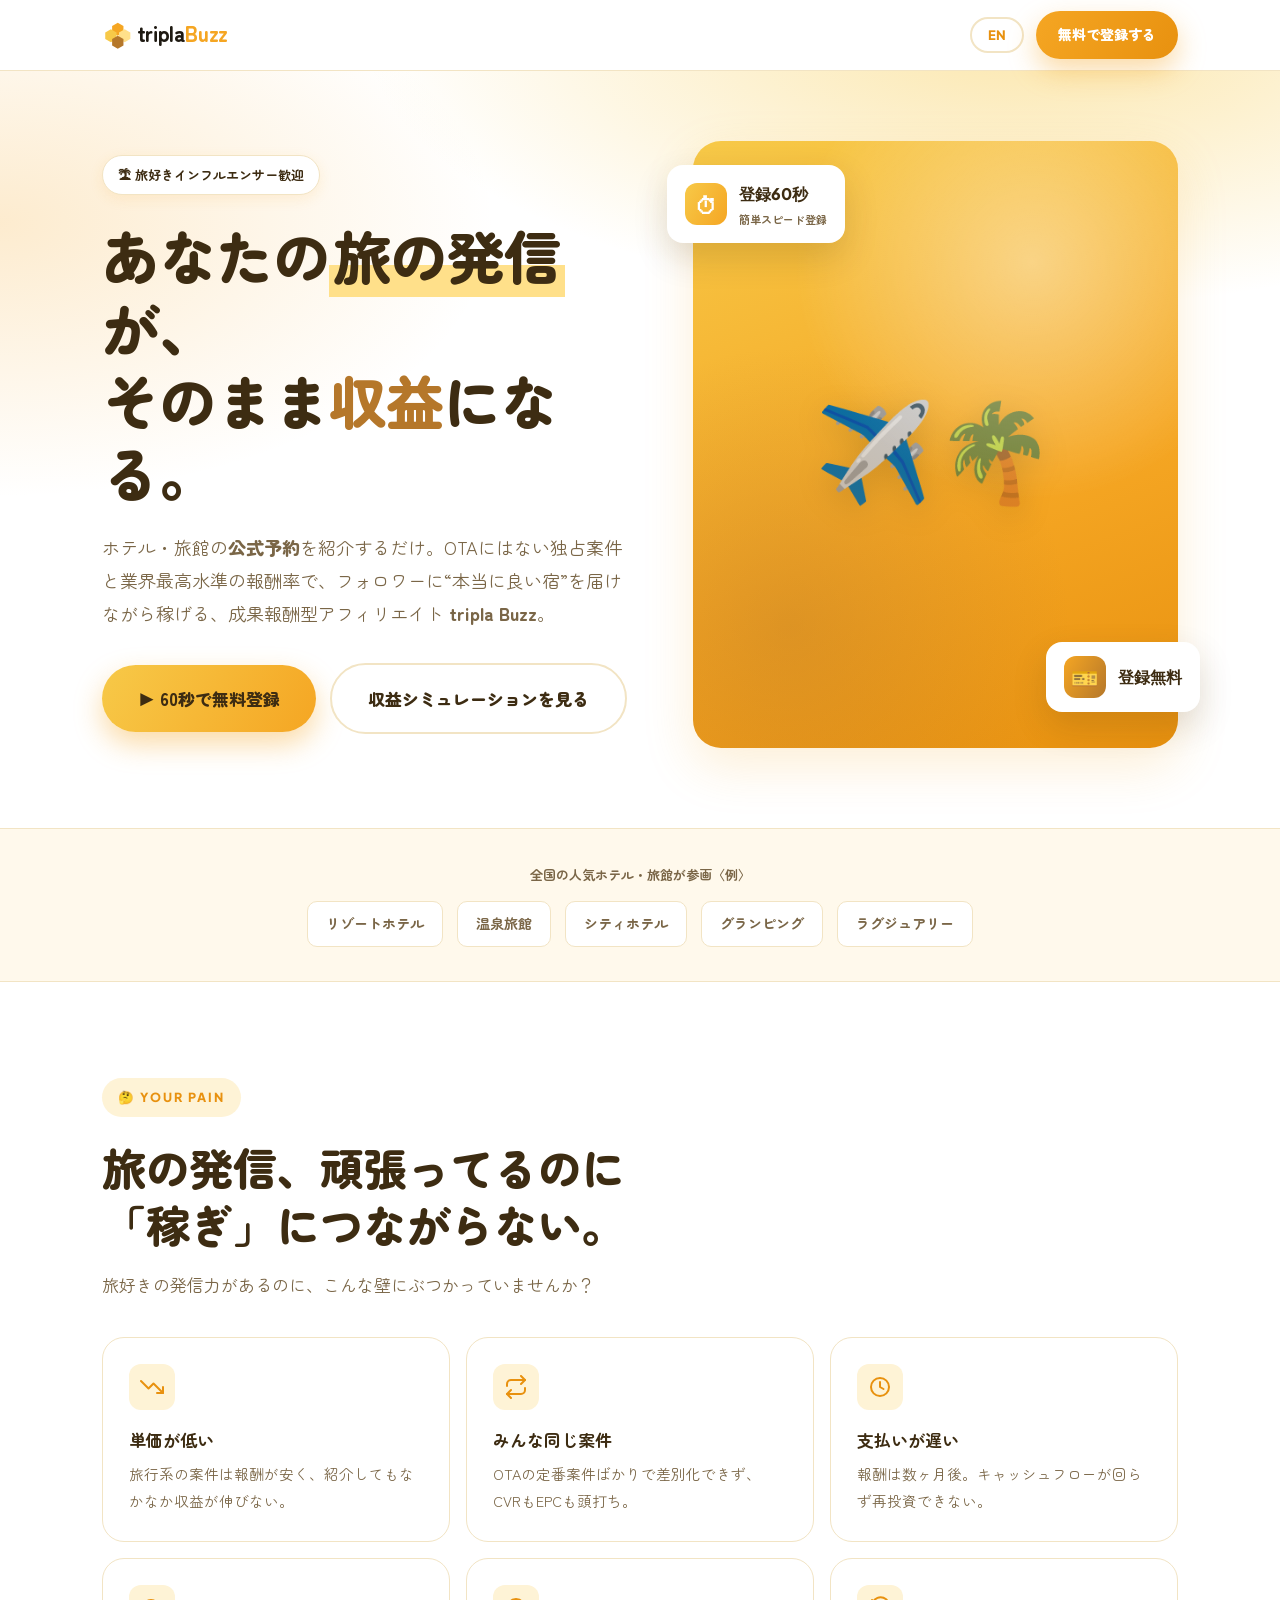
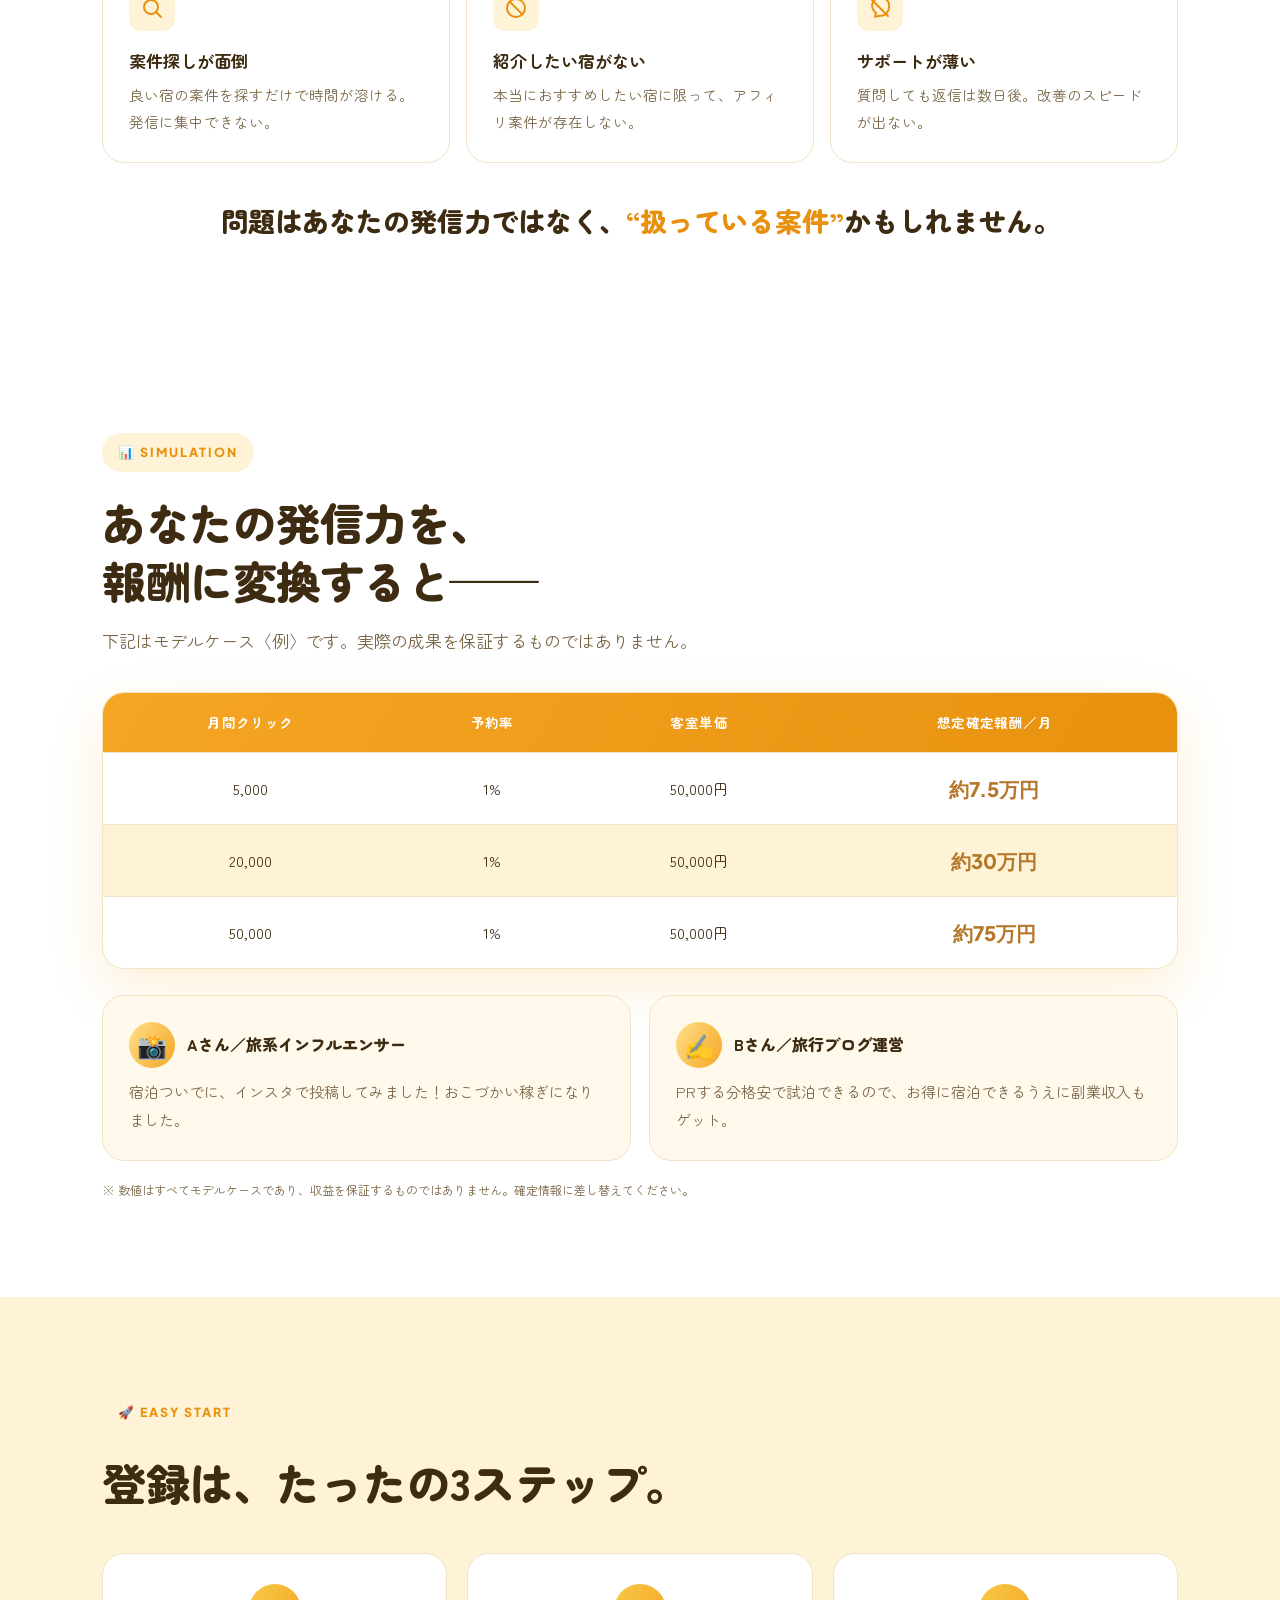
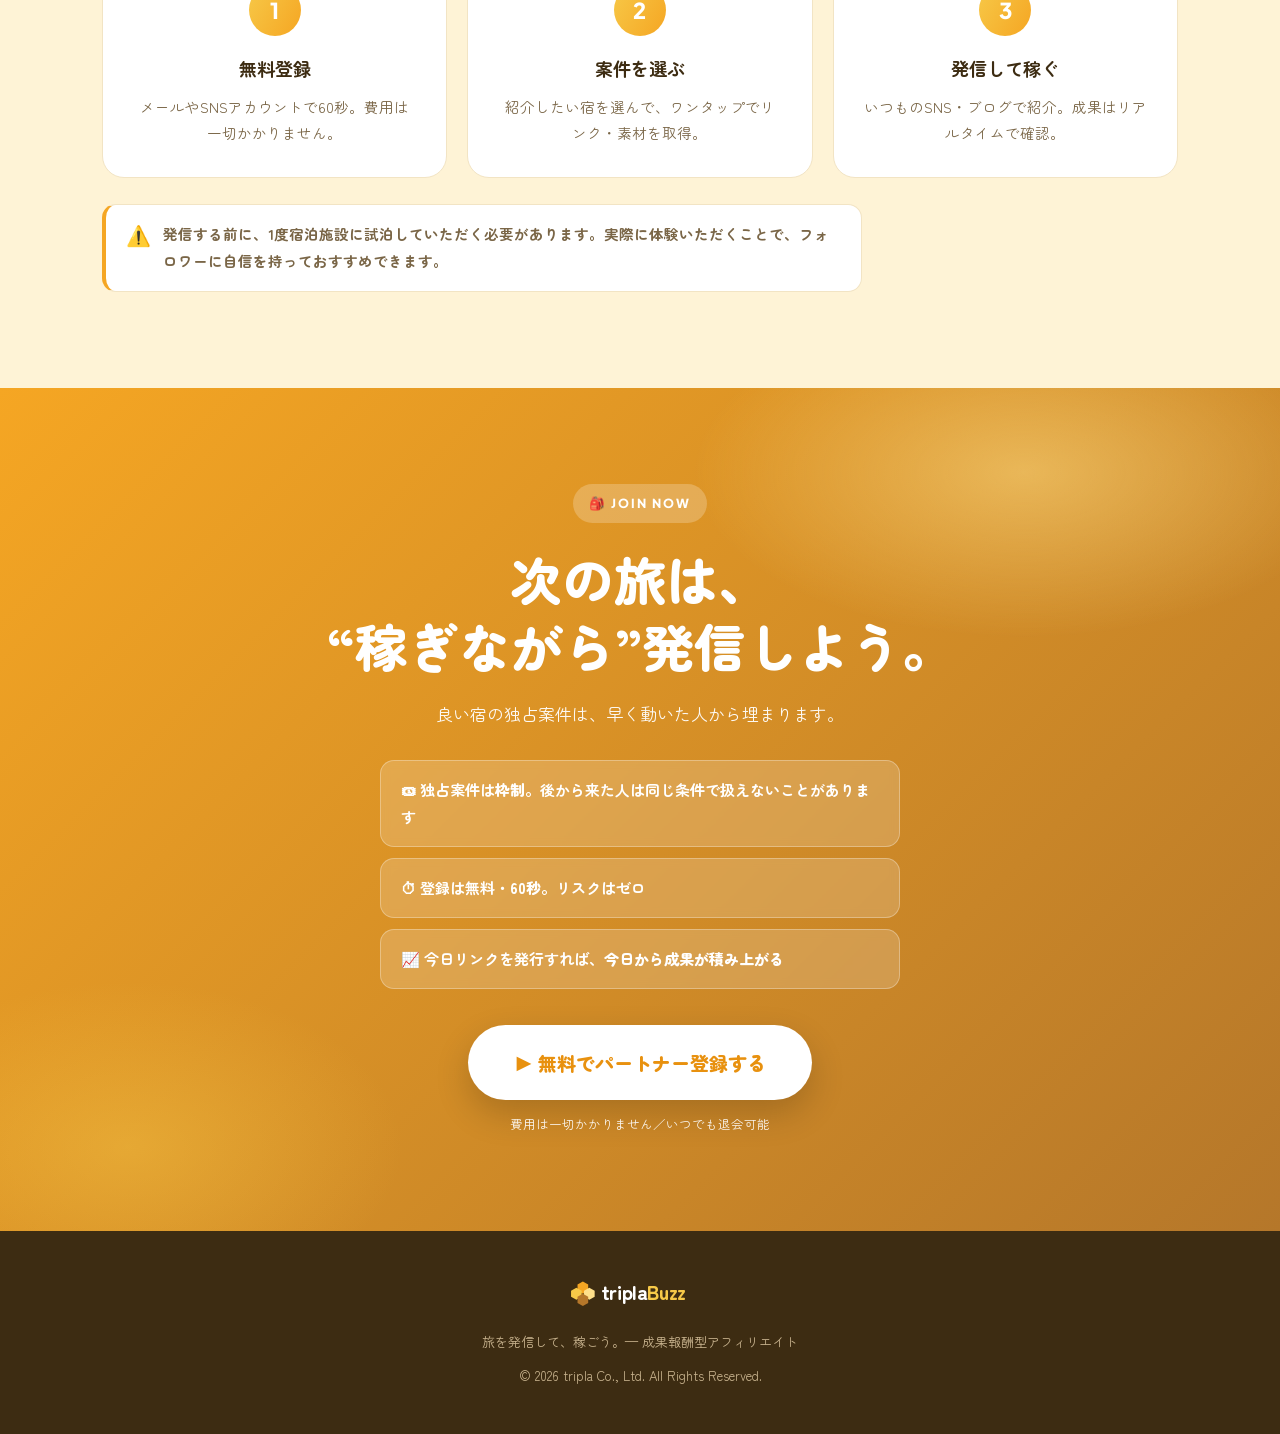
<file: index.html>
<!DOCTYPE html>
<html lang="ja">
<head>
<meta charset="UTF-8">
<meta name="viewport" content="width=device-width, initial-scale=1.0">
<title>tripla Buzz パートナー登録 | 旅を発信して、稼ごう。</title>
<link rel="preconnect" href="https://fonts.googleapis.com">
<link rel="preconnect" href="https://fonts.gstatic.com" crossorigin>
<link href="https://fonts.googleapis.com/css2?family=Plus+Jakarta+Sans:wght@500;700;800&family=Zen+Maru+Gothic:wght@500;700;900&display=swap" rel="stylesheet">
<style>
:root{
  --bg:#ffffff;
  --bg-soft:#fff9ec;
  --bg-cream:#fef3d6;
  --ink:#3d2c12;
  --ink-soft:#7a6647;
  --amber:#f5a623;
  --amber-d:#e8910f;
  --gold:#f7c948;
  --gold-l:#ffe08a;
  --brown:#b5772a;
  --sun-d:#e8910f;
  --line:#f2e4c4;
  --r:22px;
  --maxw:1120px;
  --shadow:0 18px 50px rgba(245,166,35,.18);
}
*{margin:0;padding:0;box-sizing:border-box}
html{scroll-behavior:smooth}
body{
  background:var(--bg);color:var(--ink);
  font-family:"Zen Maru Gothic","Plus Jakarta Sans",sans-serif;
  line-height:1.85;-webkit-font-smoothing:antialiased;overflow-x:hidden;
}
.wrap{max-width:var(--maxw);margin:0 auto;padding:0 22px}
.en{font-family:"Plus Jakarta Sans",sans-serif}
.acc{color:var(--amber-d)}
.acc-sun{color:var(--brown)}
strong{font-weight:900}

/* buttons */
.btn{
  display:inline-flex;align-items:center;gap:9px;
  background:linear-gradient(120deg,var(--gold),var(--amber));
  color:#3d2c12;font-weight:900;font-size:17px;border:none;border-radius:999px;
  padding:18px 36px;text-decoration:none;cursor:pointer;
  transition:transform .2s,box-shadow .2s;
  box-shadow:0 12px 28px rgba(245,166,35,.4);
}
.btn:hover{transform:translateY(-3px);box-shadow:0 18px 38px rgba(245,166,35,.55)}
.btn-amber{background:linear-gradient(120deg,var(--amber),var(--amber-d));color:#fff}
.btn-amber:hover{box-shadow:0 18px 38px rgba(232,145,15,.5)}
.btn-ghost{background:#fff;color:var(--ink);border:2px solid var(--line);box-shadow:none}
.btn-ghost:hover{border-color:var(--amber);box-shadow:none}
.micro{display:block;color:var(--ink-soft);font-size:12.5px;margin-top:12px}

/* header */
header{position:sticky;top:0;z-index:60;background:rgba(255,255,255,.88);backdrop-filter:blur(12px);border-bottom:1px solid var(--line)}
.nav{display:flex;align-items:center;justify-content:space-between;height:70px}
.nav .brand svg{height:34px;width:auto;display:block}
.nav .btn{padding:11px 22px;font-size:14px}
.nav-right{display:flex;align-items:center;gap:12px}
.lang-btn{font-family:'Plus Jakarta Sans',sans-serif;font-weight:800;font-size:13px;color:var(--amber-d);background:#fff;border:2px solid var(--line);border-radius:999px;padding:8px 16px;cursor:pointer;transition:border-color .2s,background .2s}
.lang-btn:hover{border-color:var(--amber);background:var(--bg-cream)}
@media(max-width:600px){.nav .btn{padding:10px 14px;font-size:12.5px}.nav .brand svg{height:26px}.nav-right{gap:8px}.lang-btn{padding:7px 12px;font-size:12px}}

/* sections */
section{padding:96px 0;position:relative}
.eyebrow{display:inline-flex;align-items:center;gap:7px;font-family:"Plus Jakarta Sans";font-weight:800;font-size:12.5px;letter-spacing:.16em;color:var(--amber-d);background:var(--bg-cream);padding:8px 16px;border-radius:999px;margin-bottom:22px}
.h2{font-size:clamp(28px,5vw,44px);font-weight:900;line-height:1.3;margin-bottom:16px;letter-spacing:-.01em}
.lead{color:var(--ink-soft);font-size:17px;max-width:660px}

.rv{opacity:0;transform:translateY(30px);transition:opacity .7s ease,transform .7s ease}
.rv.in{opacity:1;transform:none}

/* HERO */
.hero{padding:70px 0 80px;background:
  radial-gradient(1200px 500px at 80% -5%,rgba(247,201,72,.45),transparent 55%),
  radial-gradient(900px 500px at 0% 20%,rgba(245,166,35,.22),transparent 55%),
  var(--bg);overflow:hidden}
.hero-grid{display:grid;grid-template-columns:1.05fr .95fr;gap:54px;align-items:center}
.hero .badges{display:flex;flex-wrap:wrap;gap:9px;margin-bottom:24px}
.pill{font-size:13px;font-weight:700;color:var(--ink);background:#fff;border:1px solid var(--line);border-radius:999px;padding:7px 15px;box-shadow:0 4px 14px rgba(245,166,35,.12)}
.hero h1{font-size:clamp(34px,6vw,58px);font-weight:900;line-height:1.25;letter-spacing:-.02em;margin-bottom:22px}
.hl{background:linear-gradient(transparent 62%,var(--gold-l) 62%);padding:0 4px}
.hero p.sub{font-size:clamp(15px,2.4vw,18px);color:var(--ink-soft);margin-bottom:32px;max-width:520px}
.hero .cta-row{display:flex;flex-wrap:wrap;gap:14px;align-items:center}
.hero-card{position:relative}
.photo{border-radius:28px;overflow:hidden;box-shadow:var(--shadow);aspect-ratio:4/5;background:
  linear-gradient(160deg,#f7c948,#f5a623 60%,#e8910f);position:relative}
.photo::after{content:"";position:absolute;inset:0;background:
  radial-gradient(circle at 70% 20%,rgba(255,255,255,.4),transparent 40%),
  radial-gradient(circle at 20% 80%,rgba(181,119,42,.35),transparent 45%)}
.photo .emoji{position:absolute;inset:0;display:grid;place-items:center;font-size:96px;filter:drop-shadow(0 8px 16px rgba(0,0,0,.15))}
.float-card{position:absolute;background:#fff;border-radius:16px;padding:14px 18px;box-shadow:0 14px 34px rgba(61,44,18,.16);display:flex;align-items:center;gap:12px;font-weight:700}
.float-card .ico{width:42px;height:42px;border-radius:12px;display:grid;place-items:center;font-size:22px;color:#fff}
.fc1{top:24px;left:-26px;animation:bob 4s ease-in-out infinite}
.fc1 .ico{background:linear-gradient(120deg,var(--gold),var(--amber))}
.fc2{bottom:36px;right:-22px;animation:bob 4s ease-in-out infinite .8s}
.fc2 .ico{background:linear-gradient(120deg,var(--amber),var(--brown))}
.float-card .n{font-family:"Plus Jakarta Sans";font-weight:800}
.float-card small{display:block;font-size:11px;color:var(--ink-soft);font-weight:700}
@keyframes bob{0%,100%{transform:translateY(0)}50%{transform:translateY(-12px)}}
@media(max-width:880px){.hero-grid{grid-template-columns:1fr;gap:50px}.hero-card{max-width:360px;margin:0 auto}}

/* logos strip */
.logos{background:var(--bg-soft);padding:34px 0;border-top:1px solid var(--line);border-bottom:1px solid var(--line)}
.logos p{text-align:center;color:var(--ink-soft);font-size:13px;font-weight:700;margin-bottom:14px}
.logos .row{display:flex;flex-wrap:wrap;justify-content:center;gap:14px}
.logos .row span{background:#fff;border:1px solid var(--line);border-radius:10px;padding:9px 18px;font-size:14px;font-weight:700;color:var(--ink-soft)}

/* PAIN */
.pain{background:var(--bg)}
.pain-grid{display:grid;grid-template-columns:repeat(3,1fr);gap:16px;margin-top:36px}
.pain-card{background:#fff;border:1px solid var(--line);border-radius:var(--r);padding:26px;transition:transform .25s,box-shadow .25s}
.pain-card:hover{transform:translateY(-6px);box-shadow:var(--shadow)}
.pain-card .e{width:46px;height:46px;border-radius:12px;background:var(--bg-cream);display:flex;align-items:center;justify-content:center;margin-bottom:14px}.pain-card .e svg{width:24px;height:24px;stroke:var(--amber-d);stroke-width:2;fill:none;stroke-linecap:round;stroke-linejoin:round}
.pain-card h4{font-size:17px;margin-bottom:6px}
.pain-card p{color:var(--ink-soft);font-size:14.5px}
.pain-note{margin-top:38px;text-align:center;font-size:clamp(19px,3.4vw,27px);font-weight:900;line-height:1.5}
@media(max-width:780px){.pain-grid{grid-template-columns:1fr}}

/* BENEFITS */
.ben{background:var(--bg-soft)}
.ben-grid{display:grid;grid-template-columns:repeat(3,1fr);gap:20px;margin-top:42px}
.ben-card{background:#fff;border-radius:var(--r);padding:32px;border:1px solid var(--line);position:relative;overflow:hidden;transition:transform .25s,box-shadow .25s}
.ben-card:hover{transform:translateY(-6px);box-shadow:var(--shadow)}
.ben-card .tag{font-family:"Plus Jakarta Sans";font-weight:800;font-size:13px;color:#fff;padding:5px 12px;border-radius:999px;display:inline-block;margin-bottom:16px}
.b1 .tag{background:linear-gradient(120deg,var(--gold),var(--amber))}
.b2 .tag{background:linear-gradient(120deg,var(--amber),var(--amber-d))}
.b3 .tag{background:linear-gradient(120deg,var(--brown),#8f5d1f)}
.ben-card h3{font-size:21px;margin-bottom:14px;line-height:1.4}
.ben-card ul{list-style:none;display:flex;flex-direction:column;gap:11px}
.ben-card li{padding-left:28px;position:relative;font-size:15px;color:#5c4a2c}
.ben-card li::before{content:"✓";position:absolute;left:0;top:0;color:var(--amber-d);font-weight:900}
@media(max-width:860px){.ben-grid{grid-template-columns:1fr}}

/* SIM */
.sim{background:var(--bg)}
.tablewrap{margin-top:36px;border:1px solid var(--line);border-radius:var(--r);overflow:hidden;box-shadow:var(--shadow)}
table{width:100%;border-collapse:collapse;font-size:15px;min-width:460px}
thead{background:linear-gradient(120deg,var(--amber),var(--amber-d))}
thead th{color:#fff;font-weight:700}
th,td{padding:17px;text-align:center;border-bottom:1px solid var(--line)}
th{font-size:13.5px;letter-spacing:.03em}
tbody tr:last-child td{border-bottom:none}
tbody tr:nth-child(even){background:var(--bg-cream)}
td.rev{font-family:"Plus Jakarta Sans";font-weight:800;font-size:20px;color:var(--brown)}
.scroll-hint{display:none;color:var(--ink-soft);font-size:12px;margin-top:10px;text-align:center}
.cases{display:grid;grid-template-columns:repeat(2,1fr);gap:18px;margin-top:26px}
.case{background:var(--bg-soft);border:1px solid var(--line);border-radius:var(--r);padding:26px}
.case .who{display:flex;align-items:center;gap:12px;font-weight:900;margin-bottom:10px}
.case .av{width:46px;height:46px;border-radius:50%;display:grid;place-items:center;font-size:24px;background:linear-gradient(120deg,var(--gold-l),var(--amber));flex-shrink:0}
.case p{color:var(--ink-soft);font-size:15px}
.disc{color:var(--ink-soft);font-size:12px;margin-top:18px}
@media(max-width:760px){.scroll-hint{display:block}}
@media(max-width:600px){.cases{grid-template-columns:1fr}}

/* STEPS */
.steps{background:var(--bg-cream)}
.step-grid{display:grid;grid-template-columns:repeat(3,1fr);gap:20px;margin-top:42px}
.step{background:#fff;border-radius:var(--r);padding:30px;border:1px solid var(--line);text-align:center}
.step .num{width:52px;height:52px;margin:0 auto 16px;border-radius:50%;background:linear-gradient(120deg,var(--gold),var(--amber));color:#fff;font-family:"Plus Jakarta Sans";font-weight:800;font-size:22px;display:grid;place-items:center}
.step h4{font-size:18px;margin-bottom:8px}
.step p{color:var(--ink-soft);font-size:14.5px}
@media(max-width:780px){.step-grid{grid-template-columns:1fr}}
.step-note{display:flex;align-items:flex-start;gap:12px;margin-top:26px;background:#fff;border:1px solid var(--line);border-left:4px solid var(--amber);border-radius:14px;padding:16px 20px;font-size:14.5px;color:var(--ink-soft);font-weight:700;max-width:760px}
.step-note .ni{font-size:20px;line-height:1.4;flex-shrink:0}

/* FINAL */
.final{background:linear-gradient(135deg,var(--amber),var(--brown));color:#fff;text-align:center;overflow:hidden}
.final::before{content:"";position:absolute;inset:0;background:
  radial-gradient(600px 300px at 80% 10%,rgba(255,224,138,.5),transparent 55%),
  radial-gradient(500px 300px at 10% 90%,rgba(247,201,72,.4),transparent 55%)}
.final .wrap{position:relative;z-index:1}
.final .eyebrow{background:rgba(255,255,255,.22);color:#fff}
.final h2{font-size:clamp(30px,6vw,52px);font-weight:900;margin-bottom:18px;line-height:1.3}
.final p.sub{max-width:560px;margin:0 auto 30px;font-size:17px;opacity:.95}
.final .reasons{display:flex;flex-direction:column;gap:11px;max-width:520px;margin:0 auto 36px;text-align:left}
.final .reasons div{background:rgba(255,255,255,.18);border:1px solid rgba(255,255,255,.3);border-radius:14px;padding:15px 20px;font-size:15px;font-weight:700;backdrop-filter:blur(4px)}
.final .btn{background:#fff;color:var(--amber-d);box-shadow:0 14px 34px rgba(0,0,0,.18)}
.final .btn:hover{box-shadow:0 20px 44px rgba(0,0,0,.25)}
.final .micro{color:rgba(255,255,255,.9)}

footer{background:var(--ink);color:#c9b48f;padding:46px 0;text-align:center;font-size:13px}
footer .brand svg{height:32px;width:auto;margin-bottom:14px}
footer a{color:#c9b48f}
</style>
</head>
<body>

<header>
  <div class="wrap nav">
    <div class="brand">
      <svg viewBox="0 0 380 84" xmlns="http://www.w3.org/2000/svg" role="img" aria-label="tripla Buzz">
        <g transform="translate(6,12)">
          <polygon points="33,0 47,8 47,24 33,32 19,24 19,8" fill="#f5a623"/>
          <polygon points="16,16 30,24 30,40 16,48 2,40 2,24" fill="#f7c948"/>
          <polygon points="50,16 64,24 64,40 50,48 36,40 36,24" fill="#ffe08a"/>
          <polygon points="33,32 47,40 47,56 33,64 19,56 19,40" fill="#b5772a"/>
        </g>
        <text x="86" y="60" font-family="'Zen Maru Gothic',sans-serif" font-weight="900" font-size="52" letter-spacing="-1"><tspan fill="#1f1a12">tripla</tspan><tspan fill="#f5a623">Buzz</tspan></text>
      </svg>
    </div>
    <div class="nav-right">
      <button id="langToggle" class="lang-btn" aria-label="Switch language"><span data-lang="ja">EN</span><span data-lang="en" hidden>日本語</span></button>
      <a href="https://buzz.tripla.io/contents.php?c=c_user_regist" target="_blank" rel="noopener" class="btn btn-amber" data-i18n="nav_cta">無料で登録する</a>
    </div>
  </div>
</header>

<!-- HERO -->
<section class="hero">
  <div class="wrap hero-grid">
    <div>
      <div class="badges rv">
        <span class="pill" data-i18n="hero_badge">🏝 旅好きインフルエンサー歓迎</span>
      </div>
      <h1 class="rv" data-i18n="hero_h1">あなたの<span class="hl">旅の発信</span>が、<br>そのまま<span class="acc-sun">収益</span>になる。</h1>
      <p class="sub rv" data-i18n="hero_sub">ホテル・旅館の<strong>公式予約</strong>を紹介するだけ。OTAにはない独占案件と業界最高水準の報酬率で、フォロワーに“本当に良い宿”を届けながら稼げる、成果報酬型アフィリエイト <strong>tripla Buzz</strong>。</p>
      <div class="cta-row rv">
        <a href="https://buzz.tripla.io/contents.php?c=c_user_regist" target="_blank" rel="noopener" class="btn" data-i18n="hero_cta">▶ 60秒で無料登録</a>
        <a href="#benefits" class="btn btn-ghost" data-i18n="hero_cta2">収益シミュレーションを見る</a>
      </div>
    </div>
    <div class="hero-card rv">
      <div class="photo"><div class="emoji">✈️🌴</div></div>
      <div class="float-card fc1"><div class="ico">⏱</div><div><span class="n" data-i18n="fc1_n">登録60秒</span><small data-i18n="fc1_s">簡単スピード登録</small></div></div>
      <div class="float-card fc2"><div class="ico">🎫</div><div><span class="n" data-i18n="fc2_n">登録無料</span></div></div>
    </div>
  </div>
</section>

<!-- LOGOS -->
<div class="logos">
  <div class="wrap">
    <p data-i18n="logos_title">全国の人気ホテル・旅館が参画〈例〉</p>
    <div class="row rv">
      <span data-i18n="logo1">リゾートホテル</span><span data-i18n="logo2">温泉旅館</span><span data-i18n="logo3">シティホテル</span><span data-i18n="logo4">グランピング</span><span data-i18n="logo5">ラグジュアリー</span>
    </div>
  </div>
</div>

<!-- PAIN -->
<section class="pain">
  <div class="wrap">
    <span class="eyebrow rv" data-i18n="pain_eyebrow">🤔 YOUR PAIN</span>
    <h2 class="h2 rv" data-i18n="pain_h2">旅の発信、頑張ってるのに<br>「稼ぎ」につながらない。</h2>
    <p class="lead rv" data-i18n="pain_lead">旅好きの発信力があるのに、こんな壁にぶつかっていませんか？</p>
    <div class="pain-grid">
      <div class="pain-card rv"><div class="e"><svg viewBox="0 0 24 24"><polyline points="23 18 13.5 8.5 8.5 13.5 1 6"/><polyline points="17 18 23 18 23 12"/></svg></div><h4 data-i18n="pain1_h">単価が低い</h4><p data-i18n="pain1_p">旅行系の案件は報酬が安く、紹介してもなかなか収益が伸びない。</p></div>
      <div class="pain-card rv"><div class="e"><svg viewBox="0 0 24 24"><polyline points="17 1 21 5 17 9"/><path d="M3 11V9a4 4 0 0 1 4-4h14"/><polyline points="7 23 3 19 7 15"/><path d="M21 13v2a4 4 0 0 1-4 4H3"/></svg></div><h4 data-i18n="pain2_h">みんな同じ案件</h4><p data-i18n="pain2_p">OTAの定番案件ばかりで差別化できず、CVRもEPCも頭打ち。</p></div>
      <div class="pain-card rv"><div class="e"><svg viewBox="0 0 24 24"><circle cx="12" cy="12" r="9"/><polyline points="12 7 12 12 15.5 14"/></svg></div><h4 data-i18n="pain3_h">支払いが遅い</h4><p data-i18n="pain3_p">報酬は数ヶ月後。キャッシュフローが回らず再投資できない。</p></div>
      <div class="pain-card rv"><div class="e"><svg viewBox="0 0 24 24"><circle cx="11" cy="11" r="7"/><line x1="21" y1="21" x2="16.5" y2="16.5"/></svg></div><h4 data-i18n="pain4_h">案件探しが面倒</h4><p data-i18n="pain4_p">良い宿の案件を探すだけで時間が溶ける。発信に集中できない。</p></div>
      <div class="pain-card rv"><div class="e"><svg viewBox="0 0 24 24"><circle cx="12" cy="12" r="9"/><line x1="5.6" y1="5.6" x2="18.4" y2="18.4"/></svg></div><h4 data-i18n="pain5_h">紹介したい宿がない</h4><p data-i18n="pain5_p">本当におすすめしたい宿に限って、アフィリ案件が存在しない。</p></div>
      <div class="pain-card rv"><div class="e"><svg viewBox="0 0 24 24"><path d="M21 11.5a8.38 8.38 0 0 1-9 8.34l-5 1 1-4A8.5 8.5 0 1 1 21 11.5z"/><line x1="4" y1="4" x2="20" y2="20"/></svg></div><h4 data-i18n="pain6_h">サポートが薄い</h4><p data-i18n="pain6_p">質問しても返信は数日後。改善のスピードが出ない。</p></div>
    </div>
    <p class="pain-note rv" data-i18n="pain_note">問題はあなたの発信力ではなく、<span class="acc">“扱っている案件”</span>かもしれません。</p>
  </div>
</section>

<!-- SIMULATION -->
<section id="benefits" class="sim">
  <div class="wrap">
    <span class="eyebrow rv" data-i18n="sim_eyebrow">📊 SIMULATION</span>
    <h2 class="h2 rv" data-i18n="sim_h2">あなたの発信力を、<br>報酬に変換すると——</h2>
    <p class="lead rv" data-i18n="sim_lead">下記はモデルケース〈例〉です。実際の成果を保証するものではありません。</p>
    <div class="tablewrap rv">
      <table>
        <thead>
          <tr><th data-i18n="th1">月間クリック</th><th data-i18n="th2">予約率</th><th data-i18n="th3">客室単価</th><th data-i18n="th4">想定確定報酬／月</th></tr>
        </thead>
        <tbody>
          <tr><td>5,000</td><td>1%</td><td data-i18n="rate1">50,000円</td><td class="rev" data-i18n="rev1">約7.5万円</td></tr>
          <tr><td>20,000</td><td>1%</td><td data-i18n="rate2">50,000円</td><td class="rev" data-i18n="rev2">約30万円</td></tr>
          <tr><td>50,000</td><td>1%</td><td data-i18n="rate3">50,000円</td><td class="rev" data-i18n="rev3">約75万円</td></tr>
        </tbody>
      </table>
    </div>
    <p class="scroll-hint" data-i18n="scroll_hint">← 横にスクロールできます →</p>
    <div class="cases">
      <div class="case rv"><div class="who"><span class="av">📸</span><span data-i18n="caseA_who">Aさん／旅系インフルエンサー</span></div><p data-i18n="caseA_p">宿泊ついでに、インスタで投稿してみました！おこづかい稼ぎになりました。</p></div>
      <div class="case rv"><div class="who"><span class="av">✍️</span><span data-i18n="caseB_who">Bさん／旅行ブログ運営</span></div><p data-i18n="caseB_p">PRする分格安で試泊できるので、お得に宿泊できるうえに副業収入もゲット。</p></div>
    </div>
    <p class="disc rv" data-i18n="sim_disc">※ 数値はすべてモデルケースであり、収益を保証するものではありません。確定情報に差し替えてください。</p>
  </div>
</section>

<!-- STEPS -->
<section class="steps">
  <div class="wrap">
    <span class="eyebrow rv" data-i18n="steps_eyebrow">🚀 EASY START</span>
    <h2 class="h2 rv" data-i18n="steps_h2">登録は、たったの3ステップ。</h2>
    <div class="step-grid">
      <div class="step rv"><div class="num en">1</div><h4 data-i18n="step1_h">無料登録</h4><p data-i18n="step1_p">メールやSNSアカウントで60秒。費用は一切かかりません。</p></div>
      <div class="step rv"><div class="num en">2</div><h4 data-i18n="step2_h">案件を選ぶ</h4><p data-i18n="step2_p">紹介したい宿を選んで、ワンタップでリンク・素材を取得。</p></div>
      <div class="step rv"><div class="num en">3</div><h4 data-i18n="step3_h">発信して稼ぐ</h4><p data-i18n="step3_p">いつものSNS・ブログで紹介。成果はリアルタイムで確認。</p></div>
    </div>
    <div class="step-note rv"><span class="ni">⚠️</span><span data-i18n="step_note">発信する前に、1度宿泊施設に試泊していただく必要があります。実際に体験いただくことで、フォロワーに自信を持っておすすめできます。</span></div>
  </div>
</section>

<!-- FINAL -->
<section id="register" class="final">
  <div class="wrap">
    <span class="eyebrow rv" data-i18n="final_eyebrow">🎒 JOIN NOW</span>
    <h2 class="rv" data-i18n="final_h2">次の旅は、<br>“稼ぎながら”発信しよう。</h2>
    <p class="sub rv" data-i18n="final_sub">良い宿の独占案件は、早く動いた人から埋まります。</p>
    <div class="reasons">
      <div class="rv" data-i18n="final_r1">🎟 独占案件は<strong>枠制</strong>。後から来た人は同じ条件で扱えないことがあります</div>
      <div class="rv" data-i18n="final_r2">⏱ 登録は無料・<strong>60秒</strong>。リスクはゼロ</div>
      <div class="rv" data-i18n="final_r3">📈 今日リンクを発行すれば、<strong>今日から成果が積み上がる</strong></div>
    </div>
    <a href="https://buzz.tripla.io/contents.php?c=c_user_regist" target="_blank" rel="noopener" class="btn rv" style="font-size:19px;padding:20px 46px" data-i18n="final_cta">▶ 無料でパートナー登録する</a>
    <span class="micro" data-i18n="final_micro">費用は一切かかりません／いつでも退会可能</span>
  </div>
</section>

<footer>
  <div class="wrap">
    <div class="brand">
      <svg viewBox="0 0 380 84" xmlns="http://www.w3.org/2000/svg" role="img" aria-label="tripla Buzz">
        <g transform="translate(6,12)">
          <polygon points="33,0 47,8 47,24 33,32 19,24 19,8" fill="#f5a623"/>
          <polygon points="16,16 30,24 30,40 16,48 2,40 2,24" fill="#f7c948"/>
          <polygon points="50,16 64,24 64,40 50,48 36,40 36,24" fill="#ffe08a"/>
          <polygon points="33,32 47,40 47,56 33,64 19,56 19,40" fill="#b5772a"/>
        </g>
        <text x="86" y="60" font-family="'Zen Maru Gothic',sans-serif" font-weight="900" font-size="52" letter-spacing="-1"><tspan fill="#ffffff">tripla</tspan><tspan fill="#f7c948">Buzz</tspan></text>
      </svg>
    </div>
    <p data-i18n="footer_tag">旅を発信して、稼ごう。— 成果報酬型アフィリエイト</p>
    <p style="margin-top:10px">© 2026 tripla Co., Ltd. All Rights Reserved.</p>
  </div>
</footer>

<script>
// ===== Scroll reveal (staggered fade-in) =====
const rv = document.querySelectorAll('.rv');
const io = new IntersectionObserver((es) => {
  es.forEach((e) => {
    if (e.isIntersecting) {
      const sibs = Array.from(e.target.parentElement.querySelectorAll('.rv'));
      const idx = sibs.indexOf(e.target);
      e.target.style.transitionDelay = (Math.max(idx, 0) * 0.07) + 's';
      e.target.classList.add('in');
      io.unobserve(e.target);
    }
  });
}, { threshold: 0.12 });
rv.forEach(el => io.observe(el));

// ===== i18n: JP / EN toggle =====
const i18n = {
  ja: {}, // Japanese = original HTML, filled at runtime
  en: {
    nav_cta: "Sign up free",
    hero_badge: "\u{1F3DD} Travel creators welcome",
    hero_h1: 'Turn your <span class="hl">travel posts</span><br>into <span class="acc-sun">real income</span>.',
    hero_sub: 'Just share <strong>official hotel & ryokan bookings</strong>. With exclusive deals you won\u2019t find on OTAs and top-tier commission rates, tripla Buzz lets you earn while recommending truly great stays to your followers \u2014 a performance-based affiliate program, <strong>tripla Buzz</strong>.',
    hero_cta: "\u25B6 Sign up in 60 sec",
    hero_cta2: "See income simulation",
    fc1_n: "60-sec signup",
    fc1_s: "Quick & easy",
    fc2_n: "Free to join",
    logos_title: "Popular hotels & ryokan nationwide are on board (example)",
    logo1: "Resort Hotels", logo2: "Hot Spring Ryokan", logo3: "City Hotels", logo4: "Glamping", logo5: "Luxury",
    pain_eyebrow: "\u{1F914} YOUR PAIN",
    pain_h2: 'Posting about travel, yet<br>it never turns into earnings.',
    pain_lead: "You have real influence with travel lovers \u2014 but do you keep hitting these walls?",
    pain1_h: "Low payouts",
    pain1_p: "Travel offers pay little, so promoting them rarely grows your income.",
    pain2_h: "Everyone has the same offers",
    pain2_p: "Only the usual OTA deals \u2014 no differentiation, and CVR & EPC plateau.",
    pain3_h: "Slow payments",
    pain3_p: "Payouts come months later, so cash flow stalls and you can\u2019t reinvest.",
    pain4_h: "Finding offers is tedious",
    pain4_p: "Hunting for good stays eats your time. You can\u2019t focus on creating.",
    pain5_h: "No stays worth sharing",
    pain5_p: "The very stays you\u2019d love to recommend often have no affiliate offer.",
    pain6_h: "Thin support",
    pain6_p: "Replies take days, so you can\u2019t move fast on improvements.",
    pain_note: 'The problem may not be your influence, but <span class="acc">the offers you handle</span>.',
    sim_eyebrow: "\u{1F4CA} SIMULATION",
    sim_h2: 'Convert your influence<br>into rewards \u2014',
    sim_lead: "The figures below are model cases (example). Actual results are not guaranteed.",
    th1: "Monthly clicks", th2: "Booking rate", th3: "Room price", th4: "Est. confirmed reward / mo.",
    rate1: "\u00A550,000", rate2: "\u00A550,000", rate3: "\u00A550,000",
    rev1: "approx. \u00A575K", rev2: "approx. \u00A5300K", rev3: "approx. \u00A5750K",
    scroll_hint: "\u2190 Scroll horizontally \u2192",
    caseA_who: "A / Travel influencer",
    caseA_p: "I just posted on Instagram during my stay \u2014 it turned into nice pocket money!",
    caseB_who: "B / Travel blogger",
    caseB_p: "I get to stay at a discount in exchange for a PR post \u2014 a great deal plus side income.",
    sim_disc: "* All figures are model cases and do not guarantee earnings. Replace with confirmed data.",
    steps_eyebrow: "\u{1F680} EASY START",
    steps_h2: "Get started in just 3 steps.",
    step1_h: "Sign up free",
    step1_p: "60 seconds with email or social login. No fees at all.",
    step2_h: "Pick an offer",
    step2_p: "Choose a stay to promote and grab links & assets in one tap.",
    step3_h: "Post & earn",
    step3_p: "Share on your usual SNS or blog. Track results in real time.",
    step_note: "Before posting, you\u2019ll need to stay at the property once. Experiencing it yourself lets you recommend it to your followers with confidence.",
    final_eyebrow: "\u{1F392} JOIN NOW",
    final_h2: 'Make your next trip one<br>you post about \u2014 and profit from.',
    final_sub: "Exclusive offers for great stays fill up on a first-come basis.",
    final_r1: '\u{1F39F} Exclusive offers are <strong>limited</strong>. Latecomers may not get the same terms.',
    final_r2: '\u23F1 Signup is free and takes <strong>60 seconds</strong>. Zero risk.',
    final_r3: '\u{1F4C8} Issue a link today and <strong>start stacking results today</strong>.',
    final_cta: "\u25B6 Register as a partner for free",
    final_micro: "No fees ever / Cancel anytime",
    footer_tag: "Share your travels, and earn. \u2014 Performance-based affiliate"
  }
};

// Capture original Japanese HTML for each element
document.querySelectorAll('[data-i18n]').forEach(el => {
  i18n.ja[el.dataset.i18n] = el.innerHTML;
});

function setLang(lang) {
  document.documentElement.lang = lang;
  document.querySelectorAll('[data-i18n]').forEach(el => {
    const t = i18n[lang][el.dataset.i18n];
    if (t !== undefined) el.innerHTML = t;
  });
  document.querySelectorAll('#langToggle [data-lang]').forEach(s => {
    s.hidden = (s.dataset.lang !== lang);
  });
}

const toggle = document.getElementById('langToggle');
if (toggle) {
  toggle.addEventListener('click', () => {
    const next = document.documentElement.lang === 'en' ? 'ja' : 'en';
    setLang(next);
  });
}
</script>
</body>
</html>
</file>
